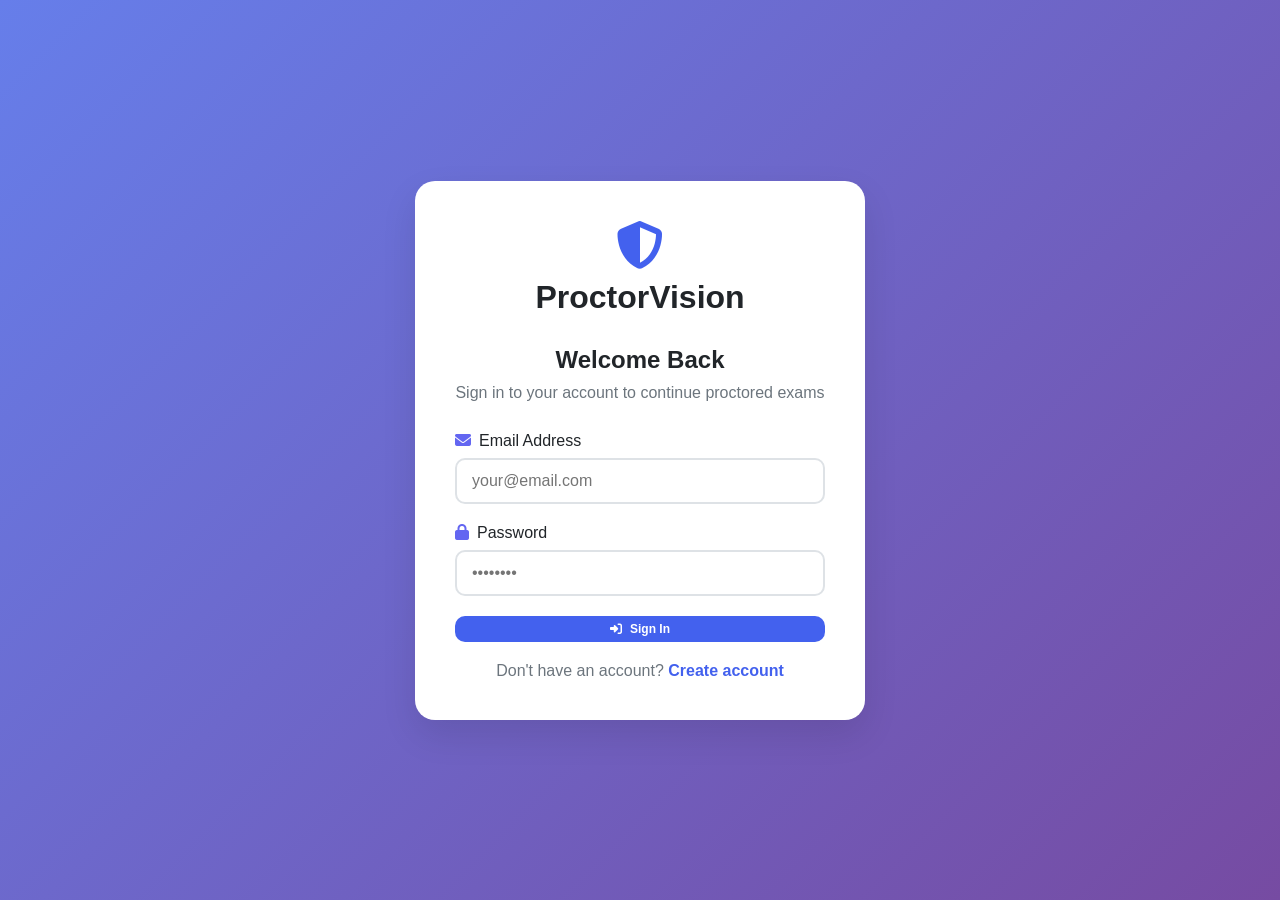
<file: ProctorVision-main/backend/frontend/index.html>
<!DOCTYPE html>
<html lang="en">
<head>
  <meta charset="UTF-8" />
  <meta name="viewport" content="width=device-width, initial-scale=1.0" />
  <meta name="theme-color" content="#6366f1" />
  <title>ProctorVision - Login</title>

  <link rel="stylesheet" href="css/style.css" />
  <link
    rel="stylesheet"
    href="https://cdnjs.cloudflare.com/ajax/libs/font-awesome/6.4.0/css/all.min.css"
  />
</head>
<body>
  <div class="container">
    <div class="auth-box">
      <div class="logo">
        <i class="fas fa-shield-alt"></i>
        <h1>ProctorVision</h1>
      </div>

      <h2>Welcome Back</h2>
      <p class="subtitle">Sign in to your account to continue proctored exams</p>

      <form id="loginForm">
        <div class="input-group">
          <label for="email"><i class="fas fa-envelope" style="margin-right: 8px; color: #6366f1;"></i>Email Address</label>
          <input
            type="email"
            id="email"
            placeholder="your@email.com"
            required
          />
        </div>

        <div class="input-group">
          <label for="password"><i class="fas fa-lock" style="margin-right: 8px; color: #6366f1;"></i>Password</label>
          <input
            type="password"
            id="password"
            placeholder="••••••••"
            required
          />
        </div>

        <button type="submit" class="btn btn-primary">
          <i class="fas fa-sign-in-alt"></i> Sign In
        </button>

        <p class="text-center">
          Don't have an account?
          <a href="register.html">Create account</a>
        </p>
      </form>

      <div id="message" class="message"></div>
    </div>
  </div>

  <!-- ✅ ORDER MATTERS -->
  <script src="js/config.js"></script>
  <script src="js/auth.js"></script>
</body>
</html>
</file>
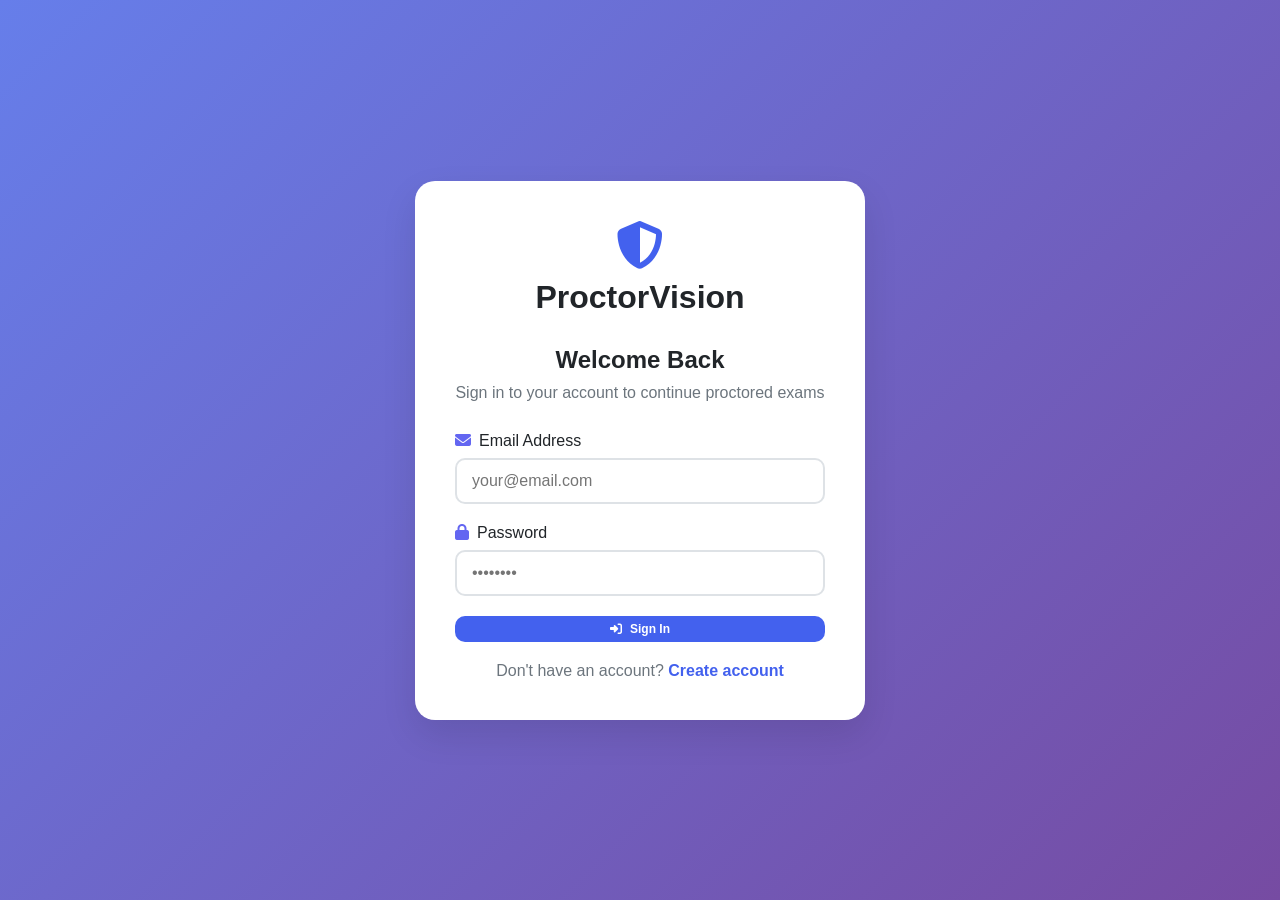
<file: ProctorVision-main/backend/frontend/admin-dashboard.html>
<!DOCTYPE html>
<html lang="en">
<head>
    <meta charset="UTF-8">
    <meta name="viewport" content="width=device-width, initial-scale=1.0">
    <title>Admin Dashboard - Exam System</title>
    <link rel="stylesheet" href="css/style.css">
    <link rel="stylesheet" href="https://cdnjs.cloudflare.com/ajax/libs/font-awesome/6.4.0/css/all.min.css">
</head>
<body>
    <div class="dashboard">
        <!-- Sidebar -->
        <div class="sidebar">
            <div class="sidebar-header">
                <h2><i class="fas fa-user-shield"></i> Admin Panel</h2>
            </div>
            <div class="sidebar-menu">
                <a href="#" class="menu-item active" id="dashboardLink">
                    <i class="fas fa-tachometer-alt"></i>
                    <span>Dashboard</span>
                </a>
                <a href="#" class="menu-item" id="usersLink">
                    <i class="fas fa-users"></i>
                    <span>Manage Users</span>
                </a>
                <a href="#" class="menu-item" id="examsLink">
                    <i class="fas fa-file-alt"></i>
                    <span>All Exams</span>
                </a>
                <a href="#" class="menu-item" id="cheatingLink">
                    <i class="fas fa-exclamation-triangle"></i>
                    <span>Cheating Cases</span>
                </a>
                <a href="#" class="menu-item" id="reportsLink">
                    <i class="fas fa-chart-pie"></i>
                    <span>Reports</span>
                </a>
                <a href="#" class="menu-item" id="systemLink">
                    <i class="fas fa-cog"></i>
                    <span>System Settings</span>
                </a>
                <a href="#" class="menu-item" onclick="logout()">
                    <i class="fas fa-sign-out-alt"></i>
                    <span>Logout</span>
                </a>
            </div>
        </div>

        <!-- Main Content -->
        <div class="main-content">
            <!-- Header -->
            <div class="header">
                <h1 id="pageTitle">Admin Dashboard</h1>
                <div class="user-info">
                    <div class="user-avatar" id="userAvatar">A</div>
                    <div>
                        <h4 id="userName">Admin</h4>
                        <small id="userEmail">admin@example.com</small>
                    </div>
                </div>
            </div>

            <!-- Dashboard Content (default) -->
            <div id="dashboardContent">
                <div class="stats-cards">
                    <div class="card">
                        <div class="card-icon">
                            <i class="fas fa-users"></i>
                        </div>
                        <h3>Total Users</h3>
                        <div class="number" id="totalUsers">0</div>
                    </div>
                    <div class="card">
                        <div class="card-icon">
                            <i class="fas fa-file-alt"></i>
                        </div>
                        <h3>Total Exams</h3>
                        <div class="number" id="totalExams">0</div>
                    </div>
                    <div class="card">
                        <div class="card-icon">
                            <i class="fas fa-check-circle"></i>
                        </div>
                        <h3>Submissions</h3>
                        <div class="number" id="totalSubmissions">0</div>
                    </div>
                    <div class="card">
                        <div class="card-icon">
                            <i class="fas fa-exclamation-triangle"></i>
                        </div>
                        <h3>Cheating Cases</h3>
                        <div class="number" id="cheatingCases">0</div>
                    </div>
                    <div class="card">
                        <div class="card-icon">
                            <i class="fas fa-chalkboard-teacher"></i>
                        </div>
                        <h3>Teachers</h3>
                        <div class="number" id="totalTeachers">0</div>
                    </div>
                    <div class="card">
                        <div class="card-icon">
                            <i class="fas fa-user-graduate"></i>
                        </div>
                        <h3>Students</h3>
                        <div class="number" id="totalStudents">0</div>
                    </div>
                </div>

                <div style="display: grid; grid-template-columns: 1fr 1fr; gap: 30px; margin-top: 30px;">
                    <div>
                        <h3>Recent Activity</h3>
                        <div class="table-container">
                            <table id="recentActivityTable">
                                <thead>
                                    <tr>
                                        <th>User</th>
                                        <th>Action</th>
                                        <th>Time</th>
                                    </tr>
                                </thead>
                                <tbody>
                                    <!-- Filled by JavaScript -->
                                </tbody>
                            </table>
                        </div>
                    </div>
                    
                    <div>
                        <h3>System Status</h3>
                        <div class="card" style="height: 100%;">
                            <div style="margin-bottom: 20px;">
                                <h4>Storage Usage</h4>
                                <div style="background: #f8f9fa; height: 20px; border-radius: 10px; overflow: hidden;">
                                    <div id="storageBar" style="background: #4361ee; height: 100%; width: 0%; transition: width 0.5s;"></div>
                                </div>
                                <div style="display: flex; justify-content: space-between; margin-top: 5px;">
                                    <small>0 MB</small>
                                    <small id="storageUsed">0 MB / 5 MB</small>
                                </div>
                            </div>
                            
                            <div style="margin-top: 20px;">
                                <h4>Active Sessions</h4>
                                <div class="number" id="activeSessions">0</div>
                            </div>
                            
                            <div style="margin-top: 20px;">
                                <h4>System Health</h4>
                                <div id="systemHealth" style="color: #28a745;">
                                    <i class="fas fa-check-circle"></i> All systems operational
                                </div>
                            </div>
                        </div>
                    </div>
                </div>

                <h3 style="margin-top: 30px;">Quick Actions</h3>
                <div style="display: grid; grid-template-columns: repeat(auto-fit, minmax(200px, 1fr)); gap: 15px; margin-top: 15px;">
                    <button class="btn btn-primary" onclick="showPage('users')">
                        <i class="fas fa-user-plus"></i> Add New User
                    </button>
                    <button class="btn btn-secondary" onclick="showPage('exams')">
                        <i class="fas fa-eye"></i> View All Exams
                    </button>
                    <button class="btn btn-warning" onclick="showPage('cheating')">
                        <i class="fas fa-exclamation-triangle"></i> Review Cheating Cases
                    </button>
                    <button class="btn btn-success" onclick="generateReport()">
                        <i class="fas fa-download"></i> Generate Report
                    </button>
                </div>
            </div>

            <!-- Users Management Content (hidden by default) -->
            <div id="usersContent" style="display: none;">
                <div style="display: flex; justify-content: space-between; align-items: center; margin-bottom: 20px;">
                    <h2>User Management</h2>
                    <button class="btn btn-primary" onclick="showAddUserModal()">
                        <i class="fas fa-user-plus"></i> Add New User
                    </button>
                </div>
                
                <div style="margin-bottom: 20px; display: flex; gap: 10px;">
                    <button class="btn btn-primary" onclick="filterUsers('all')">
                        All Users
                    </button>
                    <button class="btn btn-secondary" onclick="filterUsers('student')">
                        Students
                    </button>
                    <button class="btn btn-secondary" onclick="filterUsers('teacher')">
                        Teachers
                    </button>
                    <button class="btn btn-secondary" onclick="filterUsers('admin')">
                        Admins
                    </button>
                    <button class="btn btn-warning" onclick="filterUsers('active')">
                        Active
                    </button>
                    <button class="btn btn-warning" onclick="filterUsers('inactive')">
                        Inactive
                    </button>
                </div>
                
                <div class="table-container">
                    <table id="usersTable">
                        <thead>
                            <tr>
                                <th>ID</th>
                                <th>Name</th>
                                <th>Email</th>
                                <th>Role</th>
                                <th>Status</th>
                                <th>Joined</th>
                                <th>Last Login</th>
                                <th>Actions</th>
                            </tr>
                        </thead>
                        <tbody>
                            <!-- Filled by JavaScript -->
                        </tbody>
                    </table>
                </div>
            </div>

            <!-- All Exams Content (hidden by default) -->
            <!-- All Exams Content (hidden by default) -->
<div id="examsContent" style="display: none;">
    <div style="display: flex; justify-content: space-between; align-items: center; margin-bottom: 20px;">
        <h2>All Exams</h2>
        <button class="btn btn-danger" onclick="adminDeleteMultipleExams()" id="adminDeleteMultipleBtn" style="display: none;">
            <i class="fas fa-trash"></i> Delete Selected
        </button>
    </div>
    
    <div style="margin-bottom: 20px; display: flex; gap: 10px;">
        <button class="btn btn-primary" onclick="filterAllExams('all')">
            All Exams
        </button>
        <button class="btn btn-secondary" onclick="filterAllExams('active')">
            Active
        </button>
        <button class="btn btn-secondary" onclick="filterAllExams('inactive')">
            Inactive
        </button>
        <button class="btn btn-warning" onclick="filterAllExams('today')">
            Created Today
        </button>
    </div>
    
    <div class="table-container">
        <table id="allExamsTable">
            <thead>
                <tr>
                    <th style="width: 40px;">
                        <input type="checkbox" id="adminSelectAllExams" onchange="adminToggleSelectAllExams(this)">
                    </th>
                    <th>Exam Name</th>
                    <th>Teacher</th>
                    <th>Status</th>
                    <th>Created</th>
                    <th>Duration</th>
                    <th>Questions</th>
                    <th>Students</th>
                    <th>Submissions</th>
                    <th>Cheating Cases</th>
                    <th>Actions</th>
                </tr>
            </thead>
            <tbody>
                <!-- Filled by JavaScript -->
            </tbody>
        </table>
    </div>
    
    <!-- Admin Delete Confirmation Modal -->
    <div class="modal" id="adminDeleteExamModal">
        <div class="modal-content" style="max-width: 500px;">
            <div class="modal-header">
                <h3 id="adminDeleteExamTitle">Delete Exam</h3>
                <button class="close-modal" onclick="closeModal('adminDeleteExamModal')">&times;</button>
            </div>
            <div id="adminDeleteExamContent">
                <p>Are you sure you want to delete this exam?</p>
                <p><strong>Warning:</strong> This will also delete all submissions for this exam.</p>
                <div id="adminMultipleDeleteInfo" style="display: none; margin: 15px 0; padding: 15px; background: #f8f9fa; border-radius: 8px;">
                    <p><i class="fas fa-exclamation-triangle"></i> <strong>Multiple exams selected:</strong> <span id="adminSelectedExamCount">0</span> exam(s)</p>
                </div>
            </div>
            <div style="display: flex; gap: 15px; justify-content: flex-end; margin-top: 20px;">
                <button class="btn btn-secondary" onclick="closeModal('adminDeleteExamModal')">
                    Cancel
                </button>
                <button class="btn btn-danger" onclick="adminConfirmDeleteExam()">
                    <i class="fas fa-trash"></i> Delete Exam(s)
                </button>
            </div>
        </div>
    </div>
</div>

            <!-- Cheating Cases Content (hidden by default) -->
            <div id="cheatingContent" style="display: none;">
                <h2>Cheating Detection Cases</h2>
                
                <div class="stats-cards" style="margin-bottom: 30px;">
                    <div class="card">
                        <div class="card-icon">
                            <i class="fas fa-exclamation-triangle"></i>
                        </div>
                        <h3>Total Cases</h3>
                        <div class="number" id="totalCheatingCases">0</div>
                    </div>
                    <div class="card">
                        <div class="card-icon">
                            <i class="fas fa-user-graduate"></i>
                        </div>
                        <h3>Students Involved</h3>
                        <div class="number" id="studentsInvolved">0</div>
                    </div>
                    <div class="card">
                        <div class="card-icon">
                            <i class="fas fa-file-alt"></i>
                        </div>
                        <h3>Exams Affected</h3>
                        <div class="number" id="examsAffected">0</div>
                    </div>
                    <div class="card">
                        <div class="card-icon">
                            <i class="fas fa-chart-line"></i>
                        </div>
                        <h3>Today's Cases</h3>
                        <div class="number" id="todaysCases">0</div>
                    </div>
                </div>
                
                <div style="margin-bottom: 20px; display: flex; gap: 10px;">
                    <button class="btn btn-primary" onclick="filterCheatingCases('all')">
                        All Cases
                    </button>
                    <button class="btn btn-secondary" onclick="filterCheatingCases('today')">
                        Today
                    </button>
                    <button class="btn btn-secondary" onclick="filterCheatingCases('week')">
                        This Week
                    </button>
                    <button class="btn btn-warning" onclick="filterCheatingCases('serious')">
                        Serious Cases
                    </button>
                    <button class="btn btn-warning" onclick="filterCheatingCases('warning')">
                        Warnings Only
                    </button>
                </div>
                
                <div class="table-container">
                    <table id="cheatingCasesTable">
                        <thead>
                            <tr>
                                <th>Student</th>
                                <th>Exam</th>
                                <th>Teacher</th>
                                <th>Date</th>
                                <th>Warnings</th>
                                <th>Severity</th>
                                <th>Status</th>
                                <th>Details</th>
                            </tr>
                        </thead>
                        <tbody>
                            <!-- Filled by JavaScript -->
                        </tbody>
                    </table>
                </div>
            </div>

            <!-- Reports Content (hidden by default) -->
            <div id="reportsContent" style="display: none;">
                <h2>System Reports</h2>
                
                <div style="display: grid; grid-template-columns: repeat(auto-fit, minmax(300px, 1fr)); gap: 30px; margin-top: 30px;">
                    <div class="card">
                        <h3>Generate Report</h3>
                        <div class="input-group">
                            <label for="reportType">Report Type</label>
                            <select id="reportType">
                                <option value="user_activity">User Activity</option>
                                <option value="exam_performance">Exam Performance</option>
                                <option value="cheating_analysis">Cheating Analysis</option>
                                <option value="system_usage">System Usage</option>
                            </select>
                        </div>
                        
                        <div class="input-group">
                            <label for="dateRange">Date Range</label>
                            <select id="dateRange">
                                <option value="today">Today</option>
                                <option value="week">Last 7 Days</option>
                                <option value="month">Last 30 Days</option>
                                <option value="custom">Custom Range</option>
                            </select>
                        </div>
                        
                        <div id="customDateRange" style="display: none;">
                            <div class="input-group">
                                <label>From Date</label>
                                <input type="date" id="fromDate">
                            </div>
                            <div class="input-group">
                                <label>To Date</label>
                                <input type="date" id="toDate">
                            </div>
                        </div>
                        
                        <div class="input-group">
                            <label for="reportFormat">Format</label>
                            <select id="reportFormat">
                                <option value="html">HTML</option>
                                <option value="pdf">PDF</option>
                                <option value="csv">CSV</option>
                            </select>
                        </div>
                        
                        <button class="btn btn-primary" onclick="generateDetailedReport()" style="margin-top: 20px;">
                            <i class="fas fa-download"></i> Generate Report
                        </button>
                    </div>
                    
                    <div class="card">
                        <h3>Quick Statistics</h3>
                        <div id="quickStats">
                            <!-- Stats will be loaded here -->
                        </div>
                    </div>
                </div>
                
                <div id="reportPreview" style="margin-top: 30px; display: none;">
                    <h3>Report Preview</h3>
                    <div class="card">
                        <div id="reportContent">
                            <!-- Report content will be loaded here -->
                        </div>
                    </div>
                </div>
            </div>

            <!-- System Settings Content (hidden by default) -->
            <div id="systemContent" style="display: none;">
                <h2>System Settings</h2>
                
                <div style="display: grid; grid-template-columns: repeat(auto-fit, minmax(300px, 1fr)); gap: 30px; margin-top: 30px;">
                    <div class="card">
                        <h3>Cheating Detection Settings</h3>
                        <div class="input-group">
                            <label for="maxWarnings">Max Warnings Before Auto-Submit</label>
                            <input type="number" id="maxWarnings" value="3" min="1" max="10">
                        </div>
                        
                        <div class="input-group">
                            <label for="cheatingSensitivity">Detection Sensitivity</label>
                            <select id="cheatingSensitivity">
                                <option value="low">Low</option>
                                <option value="medium" selected>Medium</option>
                                <option value="high">High</option>
                                <option value="strict">Strict</option>
                            </select>
                        </div>
                        
                        <div class="input-group">
                            <label>
                                <input type="checkbox" id="enableAudioDetection" checked>
                                Enable Audio Detection
                            </label>
                        </div>
                        
                        <div class="input-group">
                            <label>
                                <input type="checkbox" id="enableFaceDetection" checked>
                                Enable Face Detection
                            </label>
                        </div>
                        
                        <button class="btn btn-primary" onclick="saveCheatingSettings()">
                            <i class="fas fa-save"></i> Save Settings
                        </button>
                    </div>
                    
                    <div class="card">
                        <h3>System Configuration</h3>
                        <div class="input-group">
                            <label for="sessionTimeout">Session Timeout (minutes)</label>
                            <input type="number" id="sessionTimeout" value="30" min="5" max="240">
                        </div>
                        
                        <div class="input-group">
                            <label for="examAutoSubmit">Auto-Submit After (minutes)</label>
                            <input type="number" id="examAutoSubmit" value="5" min="1" max="30">
                        </div>
                        
                        <div class="input-group">
                            <label for="maxExamDuration">Max Exam Duration (hours)</label>
                            <input type="number" id="maxExamDuration" value="4" min="1" max="24">
                        </div>
                        
                        <div class="input-group">
                            <label>
                                <input type="checkbox" id="enableEmailNotifications" checked>
                                Enable Email Notifications
                            </label>
                        </div>
                        
                        <button class="btn btn-primary" onclick="saveSystemConfig()">
                            <i class="fas fa-save"></i> Save Configuration
                        </button>
                    </div>
                    
                    <div class="card">
                        <h3>Database Management</h3>
                        <div style="margin-bottom: 15px;">
                            <strong>Current Storage:</strong> <span id="dbStorage">0 MB</span>
                        </div>
                        
                        <button class="btn btn-warning" onclick="backupDatabase()" style="margin-bottom: 10px;">
                            <i class="fas fa-database"></i> Backup Database
                        </button>
                        
                        <button class="btn btn-secondary" onclick="clearOldData()" style="margin-bottom: 10px;">
                            <i class="fas fa-trash"></i> Clear Old Data (30+ days)
                        </button>
                        
                        <button class="btn btn-danger" onclick="resetSystem()">
                            <i class="fas fa-exclamation-triangle"></i> Reset System
                        </button>
                        
                        <div style="margin-top: 20px; padding: 15px; background: #f8f9fa; border-radius: 8px;">
                            <small><i class="fas fa-info-circle"></i> Backup creates a copy of all system data. Reset will delete all data.</small>
                        </div>
                    </div>
                </div>
            </div>
        </div>
    </div>

    <!-- Add User Modal -->
    <div class="modal" id="addUserModal">
        <div class="modal-content">
            <div class="modal-header">
                <h3>Add New User</h3>
                <button class="close-modal" onclick="closeModal('addUserModal')">&times;</button>
            </div>
            <form id="addUserForm">
                <div class="input-group">
                    <label for="newUserName">Full Name *</label>
                    <input type="text" id="newUserName" required>
                </div>
                
                <div class="input-group">
                    <label for="newUserEmail">Email Address *</label>
                    <input type="email" id="newUserEmail" required>
                </div>
                
                <div class="input-group">
                    <label for="newUserPassword">Password *</label>
                    <input type="password" id="newUserPassword" required>
                </div>
                
                <div class="input-group">
                    <label for="newUserRole">Role *</label>
                    <select id="newUserRole" required>
                        <option value="">Select Role</option>
                        <option value="student">Student</option>
                        <option value="teacher">Teacher</option>
                        <option value="admin">Admin</option>
                    </select>
                </div>
                
                <div class="input-group">
                    <label for="newUserStatus">Status</label>
                    <select id="newUserStatus">
                        <option value="active">Active</option>
                        <option value="inactive">Inactive</option>
                    </select>
                </div>
                
                <div class="text-center" style="margin-top: 20px;">
                    <button type="submit" class="btn btn-primary">
                        <i class="fas fa-user-plus"></i> Create User
                    </button>
                    <button type="button" class="btn btn-secondary" onclick="closeModal('addUserModal')">
                        Cancel
                    </button>
                </div>
            </form>
        </div>
    </div>

    <!-- Edit User Modal -->
    <div class="modal" id="editUserModal">
        <div class="modal-content">
            <div class="modal-header">
                <h3>Edit User</h3>
                <button class="close-modal" onclick="closeModal('editUserModal')">&times;</button>
            </div>
            <form id="editUserForm">
                <input type="hidden" id="editUserId">
                
                <div class="input-group">
                    <label for="editUserName">Full Name *</label>
                    <input type="text" id="editUserName" required>
                </div>
                
                <div class="input-group">
                    <label for="editUserEmail">Email Address *</label>
                    <input type="email" id="editUserEmail" required>
                </div>
                
                <div class="input-group">
                    <label for="editUserPassword">Password (leave blank to keep current)</label>
                    <input type="password" id="editUserPassword">
                </div>
                
                <div class="input-group">
                    <label for="editUserRole">Role *</label>
                    <select id="editUserRole" required>
                        <option value="student">Student</option>
                        <option value="teacher">Teacher</option>
                        <option value="admin">Admin</option>
                    </select>
                </div>
                
                <div class="input-group">
                    <label for="editUserStatus">Status</label>
                    <select id="editUserStatus">
                        <option value="active">Active</option>
                        <option value="inactive">Inactive</option>
                    </select>
                </div>
                
                <div class="text-center" style="margin-top: 20px;">
                    <button type="submit" class="btn btn-primary">
                        <i class="fas fa-save"></i> Save Changes
                    </button>
                    <button type="button" class="btn btn-secondary" onclick="closeModal('editUserModal')">
                        Cancel
                    </button>
                </div>
            </form>
        </div>
    </div>

    <!-- Cheating Case Details Modal -->
    <div class="modal" id="cheatingDetailsModal">
        <div class="modal-content" style="max-width: 800px;">
            <div class="modal-header">
                <h3>Cheating Case Details</h3>
                <button class="close-modal" onclick="closeModal('cheatingDetailsModal')">&times;</button>
            </div>
            <div id="cheatingDetailsContent">
                <!-- Details will be loaded here -->
            </div>
        </div>
    </div>

    <script src="js/config.js"></script>
<script src="js/auth.js"></script>
<script src="js/admin.js"></script>
<script>
  const user = checkAuth("admin");
  if (user) {
    document.getElementById("userName").textContent = user.name || "Admin";
    document.getElementById("userEmail").textContent = user.email;
    document.getElementById("userAvatar").textContent =
      user.name?.charAt(0).toUpperCase() || "A";
  }
</script>


</body>
</html>
</file>
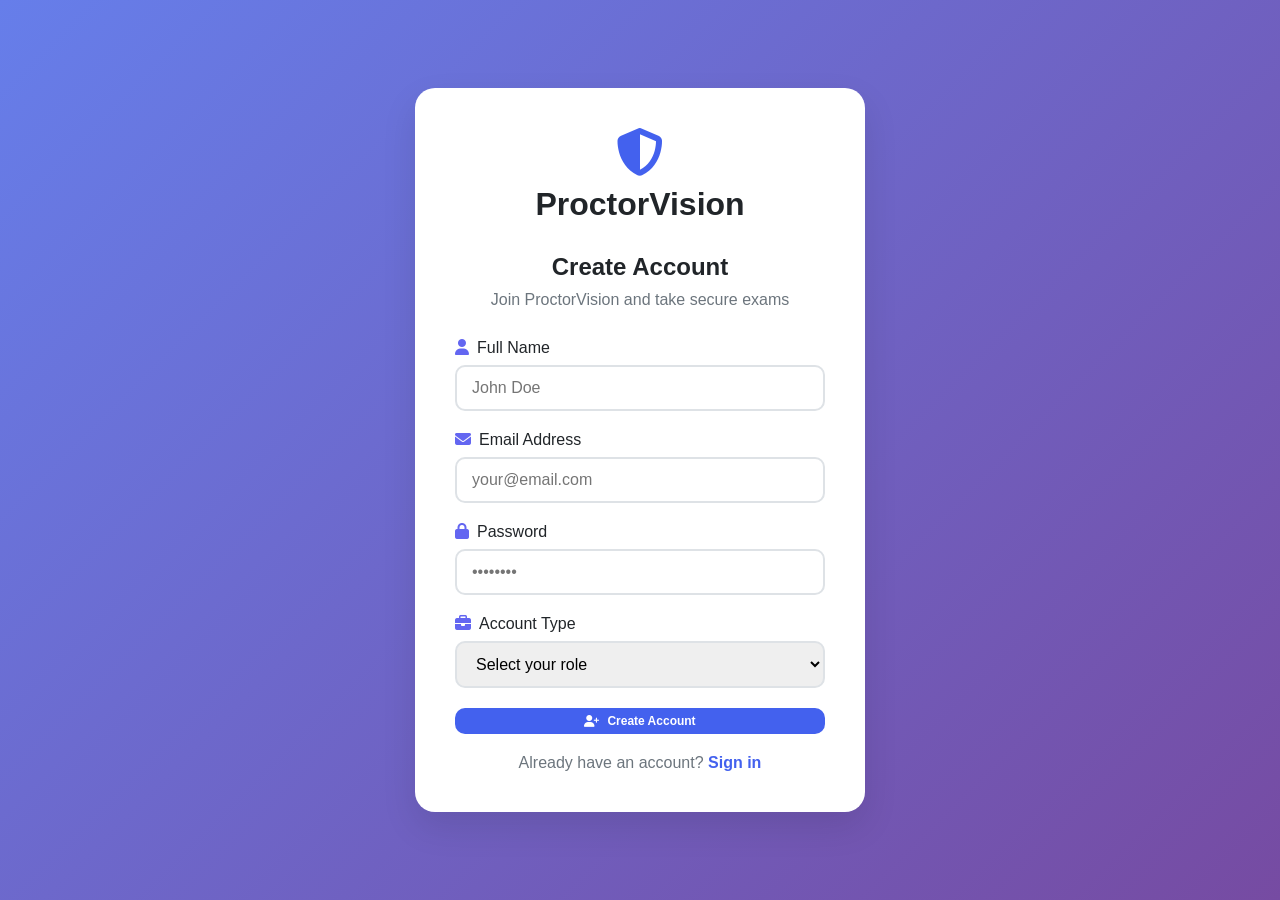
<file: ProctorVision-main/backend/frontend/register.html>
<!DOCTYPE html>
<html lang="en">
<head>
    <meta charset="UTF-8">
    <meta name="viewport" content="width=device-width, initial-scale=1.0">
    <meta name="theme-color" content="#6366f1" />
    <title>ProctorVision - Create Account</title>
    <link rel="stylesheet" href="css/style.css">
    <link rel="stylesheet" href="https://cdnjs.cloudflare.com/ajax/libs/font-awesome/6.4.0/css/all.min.css">
</head>
<body>
    <div class="container">
        <div class="auth-box">
            <div class="logo">
                <i class="fas fa-shield-alt"></i>
                <h1>ProctorVision</h1>
            </div>
            
            <h2>Create Account</h2>
            <p class="subtitle">Join ProctorVision and take secure exams</p>
            
            <form id="registerForm">
                <div class="input-group">
                    <label for="name"><i class="fas fa-user" style="margin-right: 8px; color: #6366f1;"></i>Full Name</label>
                    <input type="text" id="name" placeholder="John Doe" required>
                </div>
                
                <div class="input-group">
                    <label for="email"><i class="fas fa-envelope" style="margin-right: 8px; color: #6366f1;"></i>Email Address</label>
                    <input type="email" id="email" placeholder="your@email.com" required>
                </div>
                
                <div class="input-group">
                    <label for="password"><i class="fas fa-lock" style="margin-right: 8px; color: #6366f1;"></i>Password</label>
                    <input type="password" id="password" placeholder="••••••••" required>
                </div>
                
                <div class="input-group">
                    <label for="role"><i class="fas fa-briefcase" style="margin-right: 8px; color: #6366f1;"></i>Account Type</label>
                    <select id="role" required onchange="toggleAdminPassword()">
                        <option value="">Select your role</option>
                        <option value="student">📚 Student</option>
                        <option value="teacher">👨‍🏫 Teacher</option>
                        <option value="admin">🔐 Administrator</option>
                    </select>
                </div>
                
                <div class="input-group" id="adminPasswordGroup" style="display: none;">
                    <label for="adminPassword"><i class="fas fa-key" style="margin-right: 8px; color: #6366f1;"></i>Admin Password</label>
                    <input type="password" id="adminPassword" placeholder="••••••••">
                    <small class="password-hint">🔒 Required for admin registration</small>
                </div>
                
                <button type="submit" class="btn btn-primary">
                    <i class="fas fa-user-plus"></i> Create Account
                </button>

                
                <p class="text-center">
                    Already have an account? <a href="index.html">Sign in</a>
                </p>
            </form>
            
            <div id="message" class="message"></div>
        </div>
    </div>
    
    <script src="js/config.js"></script>
    <script src="js/auth.js"></script>
    <script>
        function toggleAdminPassword() {
            const role = document.getElementById('role').value;
            const adminPasswordGroup = document.getElementById('adminPasswordGroup');
            
            if (role === 'admin') {
                adminPasswordGroup.style.display = 'block';
                document.getElementById('adminPassword').required = true;
            } else {
                adminPasswordGroup.style.display = 'none';
                document.getElementById('adminPassword').required = false;
            }
        }
        
        // Initialize on page load
        document.addEventListener('DOMContentLoaded', function() {
            if (document.getElementById('role')) {
                toggleAdminPassword();
            }
        });
    </script>
</body>
</html>
</file>
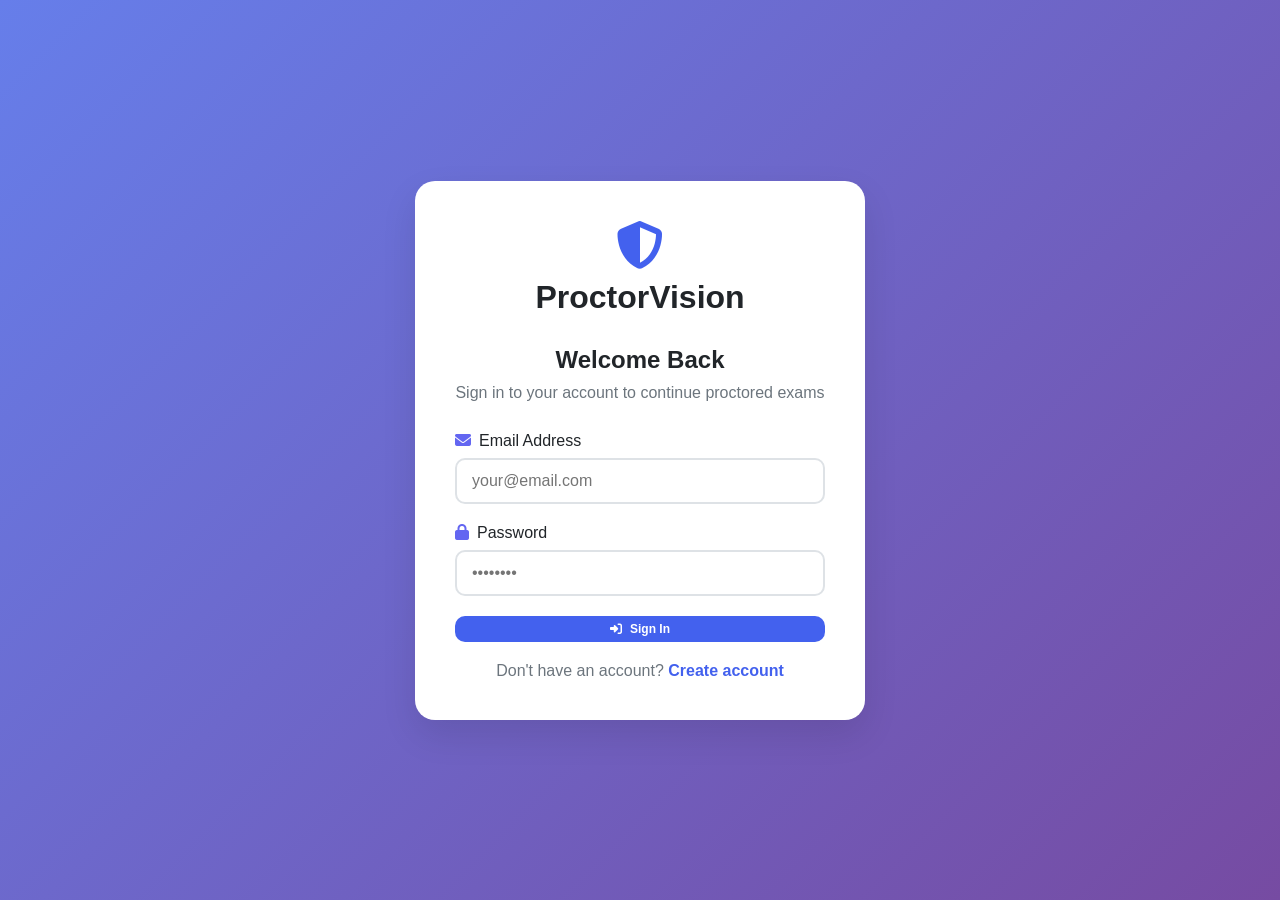
<file: ProctorVision-main/backend/frontend/student-dashboard.html>
<!DOCTYPE html>
<html lang="en">

<head>
    <meta charset="UTF-8">
    <meta name="viewport" content="width=device-width, initial-scale=1.0">
    <title>Student Dashboard - Exam System</title>
    <link rel="stylesheet" href="css/style.css">
    <link rel="stylesheet" href="https://cdnjs.cloudflare.com/ajax/libs/font-awesome/6.4.0/css/all.min.css">
    <style>
        /* Modern Toggle Switch */
        .switch {
            position: relative;
            display: inline-block;
            width: 50px;
            height: 26px;
        }

        .switch input {
            opacity: 0;
            width: 0;
            height: 0;
        }

        .slider {
            position: absolute;
            inset: 0;
            background: #e0e0e0;
            border-radius: 50px;
            transition: all 0.3s ease;
            cursor: pointer;
        }

        .slider::before {
            content: "";
            position: absolute;
            height: 20px;
            width: 20px;
            left: 3px;
            top: 3px;
            background: white;
            border-radius: 50%;
            box-shadow: 0 2px 6px rgba(0, 0, 0, 0.2);
            transition: all 0.3s ease;
        }

        /* When checked */
        .switch input:checked+.slider {
            background: linear-gradient(135deg, #4361ee, #7209b7);
        }

        .switch input:checked+.slider::before {
            transform: translateX(24px);
        }

        /* Subtle glow on active */
        .switch input:checked+.slider {
            box-shadow: 0 0 8px rgba(67, 97, 238, 0.4);
        }
    </style>
</head>

<body>
    <div class="dashboard">
        <!-- Sidebar -->
        <div class="sidebar">
            <div class="sidebar-header">
                <h2><i class="fas fa-user-graduate"></i> Student Panel</h2>
            </div>
            <div class="sidebar-menu">
                <a href="#" class="menu-item active" id="dashboardLink">
                    <i class="fas fa-tachometer-alt"></i>
                    <span>Dashboard</span>
                </a>
                <a href="#" class="menu-item" id="enterCodeLink">
                    <i class="fas fa-key"></i>
                    <span>Enter Exam Code</span>
                </a>
                <a href="#" class="menu-item" id="myExamsLink">
                    <i class="fas fa-history"></i>
                    <span>My Exams</span>
                </a>
                <a href="#" class="menu-item" id="resultsLink">
                    <i class="fas fa-chart-line"></i>
                    <span>Results</span>
                </a>

                <div class="menu-item" style="justify-content: space-between; cursor: default;">
                    <div style="display: flex; align-items: center; gap: 10px;">
                        <i class="fas fa-universal-access"></i>
                        <span>Accessibility Mode</span>
                    </div>
                    <label class="switch" onclick="event.stopPropagation()">
                        <input type="checkbox" id="accessibilityToggle">
                        <span class="slider"></span>
                    </label>
                </div>

                <a href="#" class="menu-item" onclick="logout()">
                    <i class="fas fa-sign-out-alt"></i>
                    <span>Logout</span>
                </a>
            </div>
        </div>

        <!-- Main Content -->
        <div class="main-content">
            <!-- Header -->
            <div class="header">
                <h1 id="pageTitle">Student Dashboard</h1>
                <div class="user-info">
                    <div class="user-avatar" id="userAvatar">S</div>
                    <div>
                        <h4 id="userName">Student</h4>
                        <small id="userEmail">student@example.com</small>
                    </div>
                </div>
            </div>

            <!-- Dashboard Content (default) -->
            <div id="dashboardContent">
                <div class="stats-cards">
                    <div class="card">
                        <div class="card-icon">
                            <i class="fas fa-file-alt"></i>
                        </div>
                        <h3>Exams Assigned</h3>
                        <div class="number" id="assignedExamsCount">0</div>
                    </div>
                    <div class="card">
                        <div class="card-icon">
                            <i class="fas fa-check-circle"></i>
                        </div>
                        <h3>Completed</h3>
                        <div class="number" id="completedExamsCount">0</div>
                    </div>
                    <div class="card">
                        <div class="card-icon">
                            <i class="fas fa-clock"></i>
                        </div>
                        <h3>Pending</h3>
                        <div class="number" id="pendingExamsCount">0</div>
                    </div>
                    <div class="card">
                        <div class="card-icon">
                            <i class="fas fa-exclamation-triangle"></i>
                        </div>
                        <h3>Warnings</h3>
                        <div class="number" id="warningsCount">0</div>
                    </div>
                </div>

                <h2>Recent Exams</h2>
                <div class="table-container">
                    <table id="recentExamsTable">
                        <thead>
                            <tr>
                                <th>Exam Name</th>
                                <th>Teacher</th>
                                <th>Date</th>
                                <th>Score</th>
                                <th>Status</th>
                                <th>Action</th>
                            </tr>
                        </thead>
                        <tbody>
                            <!-- Filled by JavaScript -->
                        </tbody>
                    </table>
                </div>

                <div
                    style="margin-top: 40px; padding: 20px; background: linear-gradient(135deg, #667eea 0%, #764ba2 100%); border-radius: 15px; color: white;">
                    <div style="display: flex; justify-content: space-between; align-items: center;">
                        <div>
                            <h3><i class="fas fa-key"></i> Have an exam code?</h3>
                            <p>Enter the exam code provided by your teacher to start the exam.</p>
                        </div>
                        <button class="btn btn-light" onclick="document.getElementById('enterCodeLink').click()">
                            <i class="fas fa-arrow-right"></i> Enter Exam Code
                        </button>
                    </div>
                </div>
            </div>

            <!-- Enter Code Content (hidden by default) -->
            <div id="enterCodeContent" style="display: none;">
                <div class="card" style="max-width: 500px; margin: 0 auto;">
                    <h2 style="text-align: center; margin-bottom: 30px;">
                        <i class="fas fa-key"></i> Enter Exam Code
                    </h2>

                    <div class="input-group">
                        <label for="examCodeInput">Exam Code</label>
                        <input type="text" id="examCodeInput" placeholder="Enter 8-digit exam code (e.g., ABC123XY)"
                            style="text-align: center; letter-spacing: 2px; font-weight: bold; font-size: 18px;">
                        <small style="display: block; margin-top: 5px; color: #666;">
                            Get this code from your teacher
                        </small>
                    </div>

                    <div class="text-center" style="margin-top: 30px;">
                        <button class="btn btn-primary" onclick="validateExamCode()" style="min-width: 200px;">
                            <i class="fas fa-check"></i> Validate & Start Exam
                        </button>
                    </div>

                    <div style="margin-top: 30px; padding: 15px; background: #f8f9fa; border-radius: 10px;">
                        <h4><i class="fas fa-info-circle"></i> How to get an exam code?</h4>
                        <ol style="margin-left: 20px; margin-top: 10px;">
                            <li>Your teacher will share an exam link with you</li>
                            <li>The link contains an 8-digit code (e.g., <code>exam.html?code=ABC123XY</code>)</li>
                            <li>Enter just the code (ABC123XY) in the field above</li>
                            <li>Or click the direct link if your teacher shared it</li>
                        </ol>
                    </div>
                </div>
            </div>

            <!-- My Exams Content (hidden by default) -->
            <div id="myExamsContent" style="display: none;">
                <h2>My Exam History</h2>
                <div class="table-container">
                    <table id="myExamHistoryTable">
                        <thead>
                            <tr>
                                <th>Exam Name</th>
                                <th>Teacher</th>
                                <th>Started</th>
                                <th>Submitted</th>
                                <th>Score</th>
                                <th>Status</th>
                                <th>Actions</th>
                            </tr>
                        </thead>
                        <tbody>
                            <!-- Filled by JavaScript -->
                        </tbody>
                    </table>
                </div>
            </div>

            <!-- Results Content (hidden by default) -->
            <div id="resultsContent" style="display: none;">
                <h2>My Results</h2>
                <div class="table-container">
                    <table id="myResultsTable">
                        <thead>
                            <tr>
                                <th>Exam Name</th>
                                <th>Teacher</th>
                                <th>Date</th>
                                <th>Score</th>
                                <th>Max Marks</th>
                                <th>Percentage</th>
                                <th>Status</th>
                            </tr>
                        </thead>
                        <tbody>
                            <!-- Filled by JavaScript -->
                        </tbody>
                    </table>
                </div>

                <h2 style="margin-top: 40px;">Performance Summary</h2>
                <div class="stats-cards">
                    <div class="card">
                        <div class="card-icon">
                            <i class="fas fa-chart-bar"></i>
                        </div>
                        <h3>Average Score</h3>
                        <div class="number" id="averageScore">0%</div>
                    </div>
                    <div class="card">
                        <div class="card-icon">
                            <i class="fas fa-trophy"></i>
                        </div>
                        <h3>Highest Score</h3>
                        <div class="number" id="highestScore">0%</div>
                    </div>
                    <div class="card">
                        <div class="card-icon">
                            <i class="fas fa-calendar-check"></i>
                        </div>
                        <h3>Exams Taken</h3>
                        <div class="number" id="examsTaken">0</div>
                    </div>
                    <div class="card">
                        <div class="card-icon">
                            <i class="fas fa-clock"></i>
                        </div>
                        <h3>Avg. Time</h3>
                        <div class="number" id="averageTime">N/A</div>
                    </div>
                </div>
            </div>
        </div>
    </div>

    <!-- Modal for Exam Access -->
    <div class="modal" id="examAccessModal">
        <div class="modal-content">
            <div class="modal-header">
                <h3 id="examAccessTitle">Exam Access</h3>
                <button class="close-modal" onclick="closeModal('examAccessModal')">&times;</button>
            </div>
            <div id="examAccessContent">
                <!-- Content will be loaded here -->
            </div>
        </div>
    </div>

    <script src="js/config.js"></script>
    <script src="js/auth.js"></script>
    <script src="js/student.js"></script>




</body>

</html>
</file>
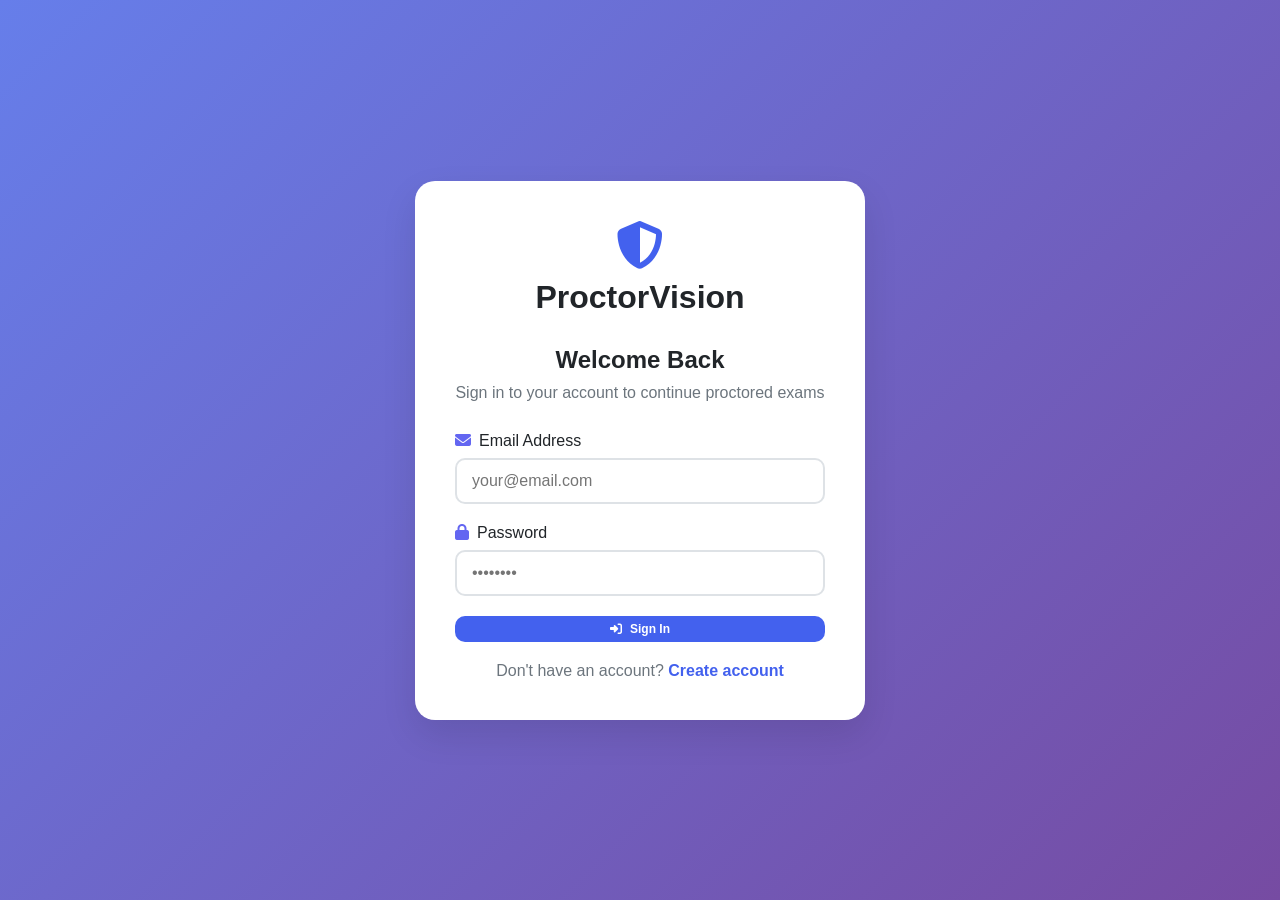
<file: ProctorVision-main/backend/frontend/teacher-dashboard.html>
<!DOCTYPE html>
<html lang="en">

<head>
    <meta charset="UTF-8">
    <meta name="viewport" content="width=device-width, initial-scale=1.0">
    <title>Teacher Dashboard - Exam System</title>
    <link rel="stylesheet" href="css/style.css">
    <link rel="stylesheet" href="https://cdnjs.cloudflare.com/ajax/libs/font-awesome/6.4.0/css/all.min.css">
</head>

<body>
    <div class="dashboard">
        <!-- Sidebar -->
        <div class="sidebar">
            <div class="sidebar-header">
                <h2><i class="fas fa-chalkboard-teacher"></i> Teacher Panel</h2>
            </div>
            <div class="sidebar-menu">
                <a href="#" class="menu-item active" id="dashboardLink">
                    <i class="fas fa-tachometer-alt"></i>
                    <span>Dashboard</span>
                </a>
                <a href="#" class="menu-item" id="createExamLink">
                    <i class="fas fa-plus-circle"></i>
                    <span>Create Exam</span>
                </a>
                <a href="#" class="menu-item" id="examsLink">
                    <i class="fas fa-file-alt"></i>
                    <span>My Exams</span>
                </a>
                <a href="#" class="menu-item" id="resultsLink">
                    <i class="fas fa-chart-bar"></i>
                    <span>Results</span>
                </a>
                <a href="#" class="menu-item" id="malpracticeLink">
                    <i class="fas fa-shield-alt"></i>
                    <span>Malpractice Log</span>
                </a>
                <a href="#" class="menu-item" onclick="logout()">
                    <i class="fas fa-sign-out-alt"></i>
                    <span>Logout</span>
                </a>
            </div>
        </div>

        <!-- Main Content -->
        <div class="main-content">
            <!-- Header -->
            <div class="header">
                <h1 id="pageTitle">Teacher Dashboard</h1>
                <div class="user-info">
                    <div class="user-avatar" id="userAvatar">T</div>
                    <div>
                        <h4 id="userName">Teacher</h4>
                        <small id="userEmail">teacher@example.com</small>
                    </div>
                </div>
            </div>

            <!-- Dashboard Content (default) -->
            <div id="dashboardContent">
                <div class="stats-cards">
                    <div class="card">
                        <div class="card-icon">
                            <i class="fas fa-file-alt"></i>
                        </div>
                        <h3>Total Exams</h3>
                        <div class="number" id="totalExams">0</div>
                    </div>
                    <div class="card">
                        <div class="card-icon">
                            <i class="fas fa-users"></i>
                        </div>
                        <h3>Students</h3>
                        <div class="number" id="totalStudents">0</div>
                    </div>
                    <div class="card">
                        <div class="card-icon">
                            <i class="fas fa-check-circle"></i>
                        </div>
                        <h3>Completed</h3>
                        <div class="number" id="completedExams">0</div>
                    </div>
                    <div class="card">
                        <div class="card-icon">
                            <i class="fas fa-exclamation-triangle"></i>
                        </div>
                        <h3>Cheating Cases</h3>
                        <div class="number" id="cheatingCases">0</div>
                    </div>
                </div>

                <h2>Recent Exams</h2>
                <div class="table-container">
                    <table id="examsTable">
                        <thead>
                            <tr>
                                <th>Exam Name</th>
                                <th>Date</th>
                                <th>Students</th>
                                <th>Status</th>
                                <th>Actions</th>
                            </tr>
                        </thead>
                        <tbody>
                            <!-- Filled by JavaScript -->
                        </tbody>
                    </table>
                </div>
            </div>

            <!-- Create Exam Content (hidden by default) -->
            <div id="createExamContent" style="display: none;">
                <div class="exam-form">
                    <h2>Create New Exam</h2>
                    <form id="createExamForm">
                        <div class="input-group">
                            <label for="examTitle">Exam Title *</label>
                            <input type="text" id="examTitle" placeholder="Enter exam title" required>
                        </div>

                        <div class="input-group">
                            <label for="examDescription">Description</label>
                            <textarea id="examDescription" rows="3" placeholder="Enter exam description"></textarea>
                        </div>

                        <div class="input-group">
                            <label for="examDuration">Duration (minutes) *</label>
                            <input type="number" id="examDuration" min="1" value="60" required>
                        </div>

                        <div class="input-group">
                            <label for="accessType">Access Control</label>
                            <select id="accessType" onchange="toggleStudentSelection()">
                                <option value="link">Anyone with link</option>
                                <option value="specific">Specific students only</option>
                            </select>
                        </div>

                        <div id="studentSelection" style="display: none;">
                            <label>Select Students</label>
                            <div id="studentList"
                                style="max-height: 200px; overflow-y: auto; border: 1px solid #ddd; padding: 10px; border-radius: 5px;">
                                <!-- Student list will be loaded here -->
                            </div>
                            <small>Hold Ctrl/Cmd to select multiple students</small>
                        </div>

                        <h3>Questions</h3>
                        <div id="questionsContainer">
                            <!-- Questions will be added here -->
                        </div>

                        <div style="margin: 20px 0; display: flex; gap: 10px;">
                            <button type="button" class="btn btn-secondary" onclick="addMCQ()">
                                <i class="fas fa-plus"></i> Add MCQ Question
                            </button>

                            <button type="button" class="btn btn-secondary" onclick="addShortAnswer()">
                                <i class="fas fa-plus"></i> Add Short Answer Question
                            </button>
                        </div>

                        <div class="text-center" style="margin-top: 30px;">
                            <button type="submit" class="btn btn-primary">
                                <i class="fas fa-save"></i> Create Exam & Generate Link
                            </button>
                        </div>
                    </form>
                </div>
            </div>

            <!-- My Exams Content (hidden by default) -->
            <!-- My Exams Content (hidden by default) -->
            <!-- My Exams Content (hidden by default) -->
            <div id="myExamsContent" style="display: none;">
                <h2>My Exams</h2>

                <div style="margin-bottom: 20px; display: flex; gap: 10px;">
                    <button class="btn btn-primary" onclick="filterExams('all')">
                        <i class="fas fa-list"></i> All Exams
                    </button>
                    <button class="btn btn-secondary" onclick="filterExams('active')">
                        <i class="fas fa-play-circle"></i> Active
                    </button>
                    <button class="btn btn-secondary" onclick="filterExams('inactive')">
                        <i class="fas fa-pause-circle"></i> Inactive
                    </button>
                    <button class="btn btn-danger" onclick="deleteMultipleExams()" id="deleteMultipleBtn"
                        style="display: none;">
                        <i class="fas fa-trash"></i> Delete Selected
                    </button>
                </div>

                <div class="table-container">
                    <table id="myExamsTable">
                        <thead>
                            <tr>
                                <th style="width: 40px;">
                                    <input type="checkbox" id="selectAllExams" onchange="toggleSelectAllExams(this)">
                                </th>
                                <th>Exam Name</th>
                                <th>Status</th>
                                <th>Created</th>
                                <th>Exam Code</th>
                                <th>Questions</th>
                                <th>Duration</th>
                                <th>Students</th>
                                <th>Submissions</th>
                                <th>Actions</th>
                            </tr>
                        </thead>
                        <tbody>
                            <!-- Filled by JavaScript -->
                        </tbody>
                    </table>
                </div>

                <!-- Delete Confirmation Modal -->
                <div class="modal" id="deleteExamModal">
                    <div class="modal-content" style="max-width: 500px;">
                        <div class="modal-header">
                            <h3 id="deleteExamTitle">Delete Exam</h3>
                            <button class="close-modal" onclick="closeModal('deleteExamModal')">&times;</button>
                        </div>
                        <div id="deleteExamContent">
                            <p>Are you sure you want to delete this exam?</p>
                            <p><strong>Warning:</strong> This will also delete all submissions for this exam.</p>
                            <div id="multipleDeleteInfo"
                                style="display: none; margin: 15px 0; padding: 15px; background: #f8f9fa; border-radius: 8px;">
                                <p><i class="fas fa-exclamation-triangle"></i> <strong>Multiple exams selected:</strong>
                                    <span id="selectedExamCount">0</span> exam(s)
                                </p>
                            </div>
                        </div>
                        <div style="display: flex; gap: 15px; justify-content: flex-end; margin-top: 20px;">
                            <button class="btn btn-secondary" onclick="closeModal('deleteExamModal')">
                                Cancel
                            </button>
                            <button class="btn btn-danger" onclick="confirmDeleteExam()">
                                <i class="fas fa-trash"></i> Delete Exam
                            </button>
                        </div>
                    </div>
                </div>
            </div>
            <!-- Results Content (hidden by default) -->
            <!-- Results Content (hidden by default) -->
            <div id="resultsContent" style="display: none;">
                <h2>Exam Results</h2>

                <div class="stats-cards" style="margin-bottom: 30px;">
                    <div class="card">
                        <div class="card-icon">
                            <i class="fas fa-file-alt"></i>
                        </div>
                        <h3>Total Submissions</h3>
                        <div class="number" id="totalSubmissions">0</div>
                    </div>
                    <div class="card">
                        <div class="card-icon">
                            <i class="fas fa-check-circle"></i>
                        </div>
                        <h3>Average Score</h3>
                        <div class="number" id="avgScore">0%</div>
                    </div>
                    <div class="card">
                        <div class="card-icon">
                            <i class="fas fa-exclamation-triangle"></i>
                        </div>
                        <h3>Cheating Cases</h3>
                        <div class="number" id="totalCheating">0</div>
                    </div>
                    <div class="card">
                        <div class="card-icon">
                            <i class="fas fa-user-graduate"></i>
                        </div>
                        <h3>Students Participated</h3>
                        <div class="number" id="studentsParticipated">0</div>
                    </div>
                </div>

                <div style="margin-bottom: 20px;">
                    <div class="input-group" style="max-width: 300px;">
                        <label for="examFilter">Filter by Exam</label>
                        <select id="examFilter" onchange="filterResultsByExam()">
                            <option value="all">All Exams</option>
                            <!-- Exams will be loaded here -->
                        </select>
                    </div>
                </div>

                <div class="table-container">
                    <table id="resultsTable">
                        <thead>
                            <tr>
                                <th>Student</th>
                                <th>Exam</th>
                                <th>Started</th>
                                <th>Submitted</th>
                                <th>Score</th>
                                <th>Total Marks</th>
                                <th>Percentage</th>
                                <th>Duration</th>
                                <th>Status</th>
                                <th>Details</th>
                            </tr>
                        </thead>
                        <tbody>
                            <!-- Filled by JavaScript -->
                        </tbody>
                    </table>
                </div>

                <div id="submissionDetailsModal" class="modal">
                    <div class="modal-content" style="max-width: 800px; max-height: 80vh; overflow-y: auto;">
                        <div class="modal-header">
                            <h3 id="submissionDetailsTitle">Submission Details</h3>
                            <button class="close-modal" onclick="closeModal('submissionDetailsModal')">&times;</button>
                        </div>
                        <div id="submissionDetailsContent">
                            <!-- Submission details will be loaded here -->
                        </div>
                    </div>
                </div>
            </div>
            <!-- ===== MALPRACTICE LOG CONTENT ===== -->
            <div id="malpracticeContent" style="display: none; overflow:hidden;">
                <h2><i class="fas fa-shield-alt" style="color:#e74c3c"></i> Malpractice Log</h2>
                <p style="color:#666; margin-bottom:20px;">Enter an exam code to view all malpractice events recorded
                    during that exam.</p>

                <div
                    style="display:flex; flex-direction:row; align-items:flex-end; gap:10px; margin-bottom:24px; max-width:700px; width:100%;">
                    <div style="flex:1 1 auto; min-width:0; display:flex; flex-direction:column; gap:6px;">
                        <label for="malpracticeExamCode" style="font-weight:600; font-size:.9em; color:#333;">Exam
                            Code</label>
                        <input type="text" id="malpracticeExamCode" placeholder="Paste or type exam code here…" style="width:100%; box-sizing:border-box; padding:10px 14px;
                                      font-size:1em; letter-spacing:2px; text-transform:uppercase;
                                      border:1px solid #ccc; border-radius:6px; outline:none;"
                            oninput="this.value=this.value.toUpperCase()">
                    </div>
                    <button onclick="fetchMalpracticeLog()" id="fetchLogBtn" style="flex:0 0 auto; height:42px; padding:0 20px;
                                   background:#5c35d4; color:#fff; border:none; border-radius:6px;
                                   font-size:.95em; font-weight:600; cursor:pointer; white-space:nowrap;">
                        <i class="fas fa-search"></i> Search
                    </button>
                </div>


                <!-- Summary badges -->
                <div id="malpracticeSummary" style="display:none; margin-bottom:16px; padding:14px 18px;
         background:#fff3cd; border-left:4px solid #ffc107; border-radius:6px;">
                    <strong id="malpracticeExamTitle"></strong> &mdash;
                    <span id="malpracticeTotalLabel"></span>
                    <span style="margin-left:16px;">
                        <span
                            style="background:#e74c3c;color:#fff;padding:2px 8px;border-radius:4px;font-size:.8em;font-weight:700;"
                            id="badgeHigh">HIGH 0</span>
                        <span
                            style="background:#e67e22;color:#fff;padding:2px 8px;border-radius:4px;font-size:.8em;font-weight:700;margin-left:6px;"
                            id="badgeMedium">MED 0</span>
                        <span
                            style="background:#f1c40f;color:#333;padding:2px 8px;border-radius:4px;font-size:.8em;font-weight:700;margin-left:6px;"
                            id="badgeLow">LOW 0</span>
                    </span>
                </div>

                <div class="table-container">
                    <table id="malpracticeTable">
                        <thead>
                            <tr>
                                <th>#</th>
                                <th>Student</th>
                                <th>Email</th>
                                <th>Violation Detected</th>
                                <th>Severity</th>
                                <th>Confidence</th>
                                <th>Date &amp; Time</th>
                            </tr>
                        </thead>
                        <tbody id="malpracticeTableBody">
                            <tr>
                                <td colspan="7" style="text-align:center;color:#999;">Enter an exam code above to load
                                    the log.</td>
                            </tr>
                        </tbody>
                    </table>
                </div>

                <!-- Export button (shown after data loads) -->
                <div id="malpracticeExportRow" style="display:none; margin-top:16px;">
                    <button onclick="exportMalpracticeCSV()" style="display:inline-flex; align-items:center; gap:8px;
                                   padding:9px 18px; background:#7209b7; color:#fff;
                                   border:none; border-radius:6px; font-size:.9em;
                                   font-weight:600; cursor:pointer; white-space:nowrap;">
                        <i class="fas fa-file-csv"></i> Export as CSV
                    </button>
                </div>
            </div>


            <!-- ===== MALPRACTICE LOG MODAL (used when clicking per-exam button) ===== -->
            <div class="modal" id="malpracticeModal">
                <div class="modal-content" style="max-width:900px; max-height:85vh; overflow-y:auto;">
                    <div class="modal-header">
                        <h3 id="malpracticeModalTitle"><i class="fas fa-shield-alt"></i> Malpractice Log</h3>
                        <button class="close-modal" onclick="closeModal('malpracticeModal')">&times;</button>
                    </div>
                    <div id="malpracticeModalBody" style="padding:10px 0;"></div>
                </div>
            </div>

            <!-- Modal for Exam Link -->
            <div class="modal" id="examLinkModal">
                <div class="modal-content">
                    <div class="modal-header">
                        <h3>Exam Link Generated</h3>
                        <button class="close-modal" onclick="closeModal('examLinkModal')">&times;</button>
                    </div>
                    <p>Share this link with your students:</p>
                    <div class="input-group">
                        <input type="text" id="generatedLink" readonly>
                        <button type="button" class="btn btn-success" onclick="copyLink()" style="margin-top: 10px;">
                            <i class="fas fa-copy"></i> Copy Link
                        </button>
                        <button type="button" class="btn btn-primary" onclick="copyExamCode()"
                            style="margin-top: 10px;">
                            <i class="fas fa-key"></i> Copy Exam Code
                        </button>
                    </div>
                    <div style="margin-top: 20px; padding: 15px; background: #f8f9fa; border-radius: 8px;">
                        <h5><i class="fas fa-info-circle"></i> How students access:</h5>
                        <ol style="margin-left: 20px; margin-top: 10px;">
                            <li>Share the link above with students</li>
                            <li>Students can click the link or enter the code manually</li>
                            <li>Only students with the link/code can access the exam</li>
                            <li>For "Specific students only" - only selected students can access</li>
                        </ol>
                    </div>
                </div>
            </div>

            <script src="js/config.js"></script>
            <script src="js/auth.js"></script>
            <script src="js/teacher.js"></script>



</body>

</html>
</file>
<file: ProctorVision-main/backend/frontend/css/style.css>
/* Reset and Base Styles */
* {
    margin: 0;
    padding: 0;
    box-sizing: border-box;
    font-family: 'Segoe UI', Tahoma, Geneva, Verdana, sans-serif;
}

:root {
    --primary: #4361ee;
    --primary-dark: #3a56d4;
    --secondary: #7209b7;
    --success: #4cc9f0;
    --danger: #f72585;
    --warning: #f8961e;
    --dark: #212529;
    --light: #f8f9fa;
    --gray: #6c757d;
    --border: #dee2e6;
}

body {
    background: linear-gradient(135deg, #667eea 0%, #764ba2 100%);
    min-height: 100vh;
    display: flex;
    align-items: center;
    justify-content: center;
    padding: 20px;
}

.container {
    width: 100%;
    max-width: 1200px;
    margin: 0 auto;
}

/* Authentication Pages */
.auth-box {
    background: white;
    padding: 40px;
    border-radius: 20px;
    box-shadow: 0 15px 35px rgba(0, 0, 0, 0.1);
    width: 100%;
    max-width: 450px;
    margin: 0 auto;
}

.logo {
    text-align: center;
    margin-bottom: 30px;
}

.logo i {
    font-size: 48px;
    color: var(--primary);
    margin-bottom: 10px;
}

.logo h1 {
    color: var(--dark);
    font-weight: 700;
}

.auth-box h2 {
    text-align: center;
    color: var(--dark);
    margin-bottom: 10px;
}

.subtitle {
    text-align: center;
    color: var(--gray);
    margin-bottom: 30px;
}

.input-group {
    margin-bottom: 20px;
}

.input-group label {
    display: block;
    margin-bottom: 8px;
    color: var(--dark);
    font-weight: 500;
}

.input-group input,
.input-group select,
.input-group textarea {
    width: 100%;
    padding: 12px 15px;
    border: 2px solid var(--border);
    border-radius: 10px;
    font-size: 16px;
    transition: all 0.3s ease;
}

.input-group input:focus,
.input-group select:focus,
.input-group textarea:focus {
    outline: none;
    border-color: var(--primary);
    box-shadow: 0 0 0 3px rgba(67, 97, 238, 0.1);
}

.btn {
    display: inline-flex;
    align-items: center;
    justify-content: center;
    gap: 8px;
    padding: 12px 24px;
    border: none;
    border-radius: 10px;
    font-size: 16px;
    font-weight: 600;
    cursor: pointer;
    transition: all 0.3s ease;
    width: 100%;
}

.btn-primary {
    background: var(--primary);
    color: white;
}

.btn-primary:hover {
    background: var(--primary-dark);
    transform: translateY(-2px);
}

.btn-secondary {
    background: var(--secondary);
    color: white;
}

.btn-success {
    background: var(--success);
    color: white;
}

.btn-danger {
    background: var(--danger);
    color: white;
}

.btn-warning {
    background: var(--warning);
    color: white;
}

.text-center {
    text-align: center;
    margin-top: 20px;
    color: var(--gray);
}

.text-center a {
    color: var(--primary);
    text-decoration: none;
    font-weight: 600;
}

.text-center a:hover {
    text-decoration: underline;
}

.message {
    margin-top: 20px;
    padding: 12px;
    border-radius: 10px;
    text-align: center;
    display: none;
}

.message.success {
    background: #d4edda;
    color: #155724;
    border: 1px solid #c3e6cb;
    display: block;
}

.message.error {
    background: #f8d7da;
    color: #721c24;
    border: 1px solid #f5c6cb;
    display: block;
}

/* Dashboard Common Styles */
.dashboard {
    display: flex;
    min-height: 100vh;
    background: #f5f7fb;
}

.sidebar {
    width: 250px;
    background: white;
    box-shadow: 0 0 20px rgba(0, 0, 0, 0.1);
    padding: 20px 0;
}

.sidebar-header {
    padding: 0 20px 20px;
    border-bottom: 1px solid var(--border);
}

.sidebar-header h2 {
    color: var(--primary);
}

.sidebar-menu {
    padding: 20px 0;
}

.menu-item {
    display: flex;
    align-items: center;
    gap: 10px;
    padding: 12px 20px;
    color: var(--dark);
    text-decoration: none;
    transition: all 0.3s ease;
}

.menu-item:hover,
.menu-item.active {
    background: rgba(67, 97, 238, 0.1);
    color: var(--primary);
    border-right: 3px solid var(--primary);
}

.main-content {
    flex: 1;
    padding: 30px;
}

.header {
    display: flex;
    justify-content: space-between;
    align-items: center;
    margin-bottom: 30px;
    padding-bottom: 20px;
    border-bottom: 1px solid var(--border);
}

.user-info {
    display: flex;
    align-items: center;
    gap: 10px;
}

.user-avatar {
    width: 40px;
    height: 40px;
    background: var(--primary);
    color: white;
    border-radius: 50%;
    display: flex;
    align-items: center;
    justify-content: center;
    font-weight: 600;
}

.stats-cards {
    display: grid;
    grid-template-columns: repeat(auto-fit, minmax(250px, 1fr));
    gap: 20px;
    margin-bottom: 30px;
}

.card {
    background: white;
    padding: 25px;
    border-radius: 15px;
    box-shadow: 0 5px 15px rgba(0, 0, 0, 0.05);
    transition: transform 0.3s ease;
}

.card:hover {
    transform: translateY(-5px);
}

.card h3 {
    color: var(--gray);
    font-size: 14px;
    margin-bottom: 10px;
    text-transform: uppercase;
    letter-spacing: 1px;
}

.card .number {
    font-size: 36px;
    font-weight: 700;
    color: var(--dark);
}

.card .card-icon {
    font-size: 40px;
    color: var(--primary);
    margin-bottom: 15px;
}

/* Exam Creation */
.exam-form {
    background: white;
    padding: 30px;
    border-radius: 15px;
    box-shadow: 0 5px 15px rgba(0, 0, 0, 0.05);
}

.question-item {
    background: #f8f9fa;
    padding: 20px;
    border-radius: 10px;
    margin-bottom: 20px;
    border-left: 4px solid var(--primary);
}

.option-item {
    display: flex;
    align-items: center;
    gap: 10px;
    margin-bottom: 10px;
}
/* Admin specific styles */
.status.inactive {
    background: #e2e3e5;
    color: #383d41;
}

/* System health status */
#systemHealth.good {
    color: #28a745;
}

#systemHealth.warning {
    color: #ffc107;
}

#systemHealth.error {
    color: #dc3545;
}

/* Report styles */
#reportContent table {
    width: 100%;
    margin: 15px 0;
}

#reportContent th {
    background: #4361ee;
    color: white;
    padding: 10px;
}

#reportContent td {
    padding: 8px 10px;
    border-bottom: 1px solid #dee2e6;
}

/* Settings checkboxes */
.input-group label[for^="enable"] {
    display: flex;
    align-items: center;
    gap: 10px;
    cursor: pointer;
}

.input-group input[type="checkbox"] {
    width: auto;
    margin: 0;
}

/* Database management buttons */
.btn-danger {
    background: #dc3545;
}

.btn-danger:hover {
    background: #c82333;
}

/* Modal improvements for admin */
.modal-content {
    max-width: 800px;
    width: 90%;
}

/* Quick actions grid */
.quick-actions {
    display: grid;
    grid-template-columns: repeat(auto-fit, minmax(200px, 1fr));
    gap: 15px;
    margin: 20px 0;
}

.quick-actions .btn {
    display: flex;
    flex-direction: column;
    align-items: center;
    justify-content: center;
    padding: 20px;
    height: 100%;
}
/* Add these to the existing CSS file */

/* Cheating warning animation */
@keyframes warningFlash {
    0%, 100% { background-color: #fff3cd; }
    50% { background-color: #ffeaa7; }
}

.warning-flash {
    animation: warningFlash 1s ease-in-out 3;
}

/* Camera preview glow when active */
.camera-preview.active {
    box-shadow: 0 0 20px rgba(67, 97, 238, 0.5);
}

/* Exam page specific responsive adjustments */
@media (max-width: 768px) {
    .exam-controls {
        flex-direction: column;
        gap: 10px;
    }
    
    .exam-controls > div {
        width: 100%;
        display: flex;
        gap: 10px;
    }
    
    .exam-controls .btn {
        flex: 1;
    }
    
    .question-text {
        font-size: 16px;
    }
    
    .option {
        padding: 12px;
    }
}

/* Fullscreen exam mode */
body.fullscreen-exam {
    overflow: hidden;
}

body.fullscreen-exam .exam-wrapper {
    height: 100vh;
}

/* Loading spinner */
.fa-spinner {
    color: #4361ee;
}

/* Answer status indicators */
.answer-status {
    display: inline-block;
    width: 10px;
    height: 10px;
    border-radius: 50%;
    margin-right: 5px;
}

.answer-status.not-answered {
    background: #dc3545;
}

.answer-status.answered {
    background: #28a745;
}

.answer-status.marked {
    background: #ffc107;
}

/* Progress bar */
.progress-bar {
    height: 5px;
    background: #e9ecef;
    border-radius: 3px;
    overflow: hidden;
    margin: 10px 0;
}

.progress-fill {
    height: 100%;
    background: #4361ee;
    transition: width 0.3s ease;
}

/* Instructions panel */
.instructions-panel {
    background: #f8f9fa;
    border-left: 4px solid #4361ee;
    padding: 15px;
    border-radius: 5px;
    margin-bottom: 20px;
}

.instructions-panel h4 {
    margin-top: 0;
    color: #4361ee;
}
.quick-actions .btn i {
    font-size: 24px;
    margin-bottom: 10px;
}
/* Exam Page */
.exam-container {
    max-width: 800px;
    margin: 0 auto;
    background: white;
    border-radius: 15px;
    box-shadow: 0 10px 30px rgba(0, 0, 0, 0.1);
    overflow: hidden;
}

.exam-header {
    background: var(--primary);
    color: white;
    padding: 20px;
    display: flex;
    justify-content: space-between;
    align-items: center;
}

.timer {
    background: rgba(255, 255, 255, 0.2);
    padding: 8px 16px;
    border-radius: 20px;
    font-weight: 600;
}

.exam-body {
    padding: 30px;
}

.question {
    margin-bottom: 30px;
}
/* Checkbox styles for exam tables */
.exam-checkbox, .admin-exam-checkbox {
    width: 18px;
    height: 18px;
    cursor: pointer;
}

.table-container th:first-child,
.table-container td:first-child {
    width: 40px;
    text-align: center;
}

/* Delete button animation */
@keyframes shake {
    0%, 100% { transform: translateX(0); }
    10%, 30%, 50%, 70%, 90% { transform: translateX(-5px); }
    20%, 40%, 60%, 80% { transform: translateX(5px); }
}

.btn-danger:hover {
    animation: shake 0.5s ease-in-out;
}

/* Selected row highlight */
tr.selected {
    background: rgba(220, 53, 69, 0.1) !important;
}

.exam-checkbox:checked + td,
.admin-exam-checkbox:checked + td {
    background: rgba(220, 53, 69, 0.05);
}

/* Delete confirmation modal styles */
#deleteExamContent,
#adminDeleteExamContent {
    padding: 10px 0;
}

#multipleDeleteInfo,
#adminMultipleDeleteInfo {
    border-left: 4px solid #dc3545;
}

#multipleDeleteInfo p,
#adminMultipleDeleteInfo p {
    margin: 0;
    display: flex;
    align-items: center;
    gap: 10px;
}

#multipleDeleteInfo i,
#adminMultipleDeleteInfo i {
    color: #dc3545;
    font-size: 18px;
}
.question h3 {
    margin-bottom: 15px;
    color: var(--dark);
}

.options {
    display: flex;
    flex-direction: column;
    gap: 10px;
}

.option {
    padding: 12px;
    border: 2px solid var(--border);
    border-radius: 8px;
    cursor: pointer;
    transition: all 0.3s ease;
}

.option:hover {
    border-color: var(--primary);
    background: rgba(67, 97, 238, 0.05);
}

.option.selected {
    border-color: var(--primary);
    background: rgba(67, 97, 238, 0.1);
}

/* Table Styles */
.table-container {
    background: white;
    border-radius: 15px;
    overflow: hidden;
    box-shadow: 0 5px 15px rgba(0, 0, 0, 0.05);
}

table {
    width: 100%;
    border-collapse: collapse;
}

thead {
    background: var(--primary);
    color: white;
}

th, td {
    padding: 15px;
    text-align: left;
    border-bottom: 1px solid var(--border);
}

tbody tr:hover {
    background: rgba(67, 97, 238, 0.05);
}

.status {
    padding: 6px 12px;
    border-radius: 20px;
    font-size: 14px;
    font-weight: 600;
}

.status.completed {
    background: #d4edda;
    color: #155724;
}

.status.cheating {
    background: #f8d7da;
    color: #721c24;
}

/* Modal */
.modal {
    display: none;
    position: fixed;
    top: 0;
    left: 0;
    width: 100%;
    height: 100%;
    background: rgba(0, 0, 0, 0.5);
    align-items: center;
    justify-content: center;
    z-index: 1000;
}

.modal-content {
    background: white;
    padding: 30px;
    border-radius: 15px;
    max-width: 500px;
    width: 90%;
    max-height: 80vh;
    overflow-y: auto;
}

.modal-header {
    display: flex;
    justify-content: space-between;
    align-items: center;
    margin-bottom: 20px;
}

.close-modal {
    background: none;
    border: none;
    font-size: 24px;
    cursor: pointer;
    color: var(--gray);
}

/* Camera Preview */
.camera-preview {
    width: 100%;
    max-width: 400px;
    margin: 20px auto;
    border-radius: 10px;
    overflow: hidden;
}

#videoElement {
    width: 100%;
    height: auto;
    background: var(--dark);
}
.status.pending {
    background: #fff3cd;
    color: #856404;
}
/* Enhanced table styles */
table {
    width: 100%;
    border-collapse: collapse;
    font-size: 14px;
}
.question-item {
  border: 1px solid #ddd;
  padding: 15px;
  margin: 15px 0;
  border-radius: 8px;
  background: #f9f9f9;
}

.question-header {
  display: flex;
  gap: 10px;
  margin-bottom: 15px;
  align-items: center;
}

.question-header input[type="text"] {
  flex: 1;
}

.question-header input[type="number"] {
  width: 80px;
}

.options-container {
  margin: 10px 0;
}

.option-row {
  display: flex;
  align-items: center;
  gap: 10px;
  margin: 8px 0;
  padding: 8px;
  background: white;
  border-radius: 4px;
  border: 1px solid #eee;
}

.option-row input[type="radio"] {
  margin: 0;
}

.option-row input[type="text"] {
  flex: 1;
  padding: 8px;
}

.correct-hint {
  color: #666;
  font-style: italic;
  margin-top: 10px;
  display: block;
}

button {
  padding: 8px 16px;
  background: #007bff;
  color: white;
  border: none;
  border-radius: 4px;
  cursor: pointer;
}
/* Modal Styles */
.modal {
  display: none;
  position: fixed;
  z-index: 1000;
  left: 0;
  top: 0;
  width: 100%;
  height: 100%;
  background-color: rgba(0, 0, 0, 0.5);
  animation: fadeIn 0.3s ease;
}

.modal-content {
  background-color: white;
  margin: 10% auto;
  padding: 0;
  border-radius: 8px;
  width: 90%;
  max-width: 500px;
  box-shadow: 0 4px 20px rgba(0, 0, 0, 0.15);
  animation: slideIn 0.3s ease;
}

.modal-header {
  display: flex;
  justify-content: space-between;
  align-items: center;
  padding: 20px 25px;
  border-bottom: 1px solid #eee;
}

.modal-header h3 {
  margin: 0;
  color: #333;
}

.close-modal {
  background: none;
  border: none;
  font-size: 24px;
  cursor: pointer;
  color: #666;
  padding: 0;
  width: 30px;
  height: 30px;
  display: flex;
  align-items: center;
  justify-content: center;
  border-radius: 50%;
}

.close-modal:hover {
  background-color: #f5f5f5;
  color: #333;
}

.modal-content > .input-group {
  padding: 20px 25px;
}

.modal-content > p {
  padding: 0 25px;
  margin: 0 0 15px 0;
  color: #555;
}

@keyframes fadeIn {
  from { opacity: 0; }
  to { opacity: 1; }
}

@keyframes slideIn {
  from { transform: translateY(-20px); opacity: 0; }
  to { transform: translateY(0); opacity: 1; }
}

/* Generated Link Input */
#generatedLink {
  width: 100%;
  padding: 10px;
  border: 1px solid #ddd;
  border-radius: 4px;
  font-family: monospace;
  background-color: #f9f9f9;
  margin-bottom: 10px;
}

/* Button styles for modal */
.modal-content .btn {
  margin-right: 10px;
}

.modal-content .btn:last-child {
  margin-right: 0;
}

/* MCQ Question Styling */
.question-item {
  border: 1px solid #ddd;
  padding: 15px;
  margin: 15px 0;
  border-radius: 8px;
  background: #f9f9f9;
}

.question-header {
  display: flex;
  gap: 10px;
  margin-bottom: 15px;
  align-items: center;
}

.question-header input[type="text"] {
  flex: 1;
  padding: 8px;
  border: 1px solid #ddd;
  border-radius: 4px;
}

.question-header input[type="number"] {
  width: 80px;
  padding: 8px;
  border: 1px solid #ddd;
  border-radius: 4px;
}

.question-header button {
  padding: 8px 15px;
  background: #dc3545;
  color: white;
  border: none;
  border-radius: 4px;
  cursor: pointer;
}

.question-header button:hover {
  background: #c82333;
}

.options-container {
  margin: 10px 0;
}

.option-row {
  display: flex;
  align-items: center;
  gap: 10px;
  margin: 8px 0;
  padding: 8px;
  background: white;
  border-radius: 4px;
  border: 1px solid #eee;
}

.option-row input[type="radio"] {
  margin: 0;
  width: 18px;
  height: 18px;
}

.option-row input[type="text"] {
  flex: 1;
  padding: 8px;
  border: 1px solid #ddd;
  border-radius: 4px;
}

.correct-hint {
  color: #666;
  font-style: italic;
  margin-top: 10px;
  display: block;
}
button:hover {
  background: #0056b3;
}
th {
    background: var(--primary);
    color: white;
    font-weight: 600;
    padding: 12px 15px;
    text-align: left;
}

td {
    padding: 10px 15px;
    border-bottom: 1px solid var(--border);
    vertical-align: middle;
}

tbody tr:hover {
    background: rgba(67, 97, 238, 0.05);
}

/* Status badges */
.status {
    padding: 4px 10px;
    border-radius: 20px;
    font-size: 12px;
    font-weight: 600;
    display: inline-block;
}
/* dashboard page switching */
.page-section {
  display: none;
}

.page-section.active {
  display: block;
}

.status.completed {
    background: #d4edda;
    color: #155724;
}

.status.cheating {
    background: #f8d7da;
    color: #721c24;
}

.status.pending {
    background: #fff3cd;
    color: #856404;
}

.status.inactive {
    background: #e2e3e5;
    color: #383d41;
}

/* Action buttons */
.btn {
    padding: 6px 12px;
    font-size: 12px;
    min-width: auto;
}

.btn i {
    font-size: 12px;
}

/* Modal improvements */
.modal-content {
    max-height: 90vh;
    overflow-y: auto;
}
/* Responsive Design */
@media (max-width: 768px) {
    .dashboard {
        flex-direction: column;
    }
    
    .sidebar {
        width: 100%;
        position: fixed;
        bottom: 0;
        z-index: 100;
        display: flex;
        overflow-x: auto;
    }
    
    .sidebar-menu {
        display: flex;
        width: 100%;
        padding: 10px;
    }
    
    .menu-item {
        flex-direction: column;
        padding: 10px;
        font-size: 12px;
    }
    
    .main-content {
        padding: 20px;
        margin-bottom: 70px;
    }
    
    .auth-box {
        padding: 30px 20px;
    }
}
/* Admin Password Field Styling */
.password-hint {
    display: block;
    margin-top: 5px;
    color: #666;
    font-size: 12px;
    font-style: italic;
}

#adminPasswordGroup {
    transition: all 0.3s ease;
}

/* Responsive adjustments */
@media (max-width: 768px) {
    .auth-box {
        padding: 20px;
    }
    
    .input-group input,
    .input-group select {
        padding: 10px;
    }
}
</file>
